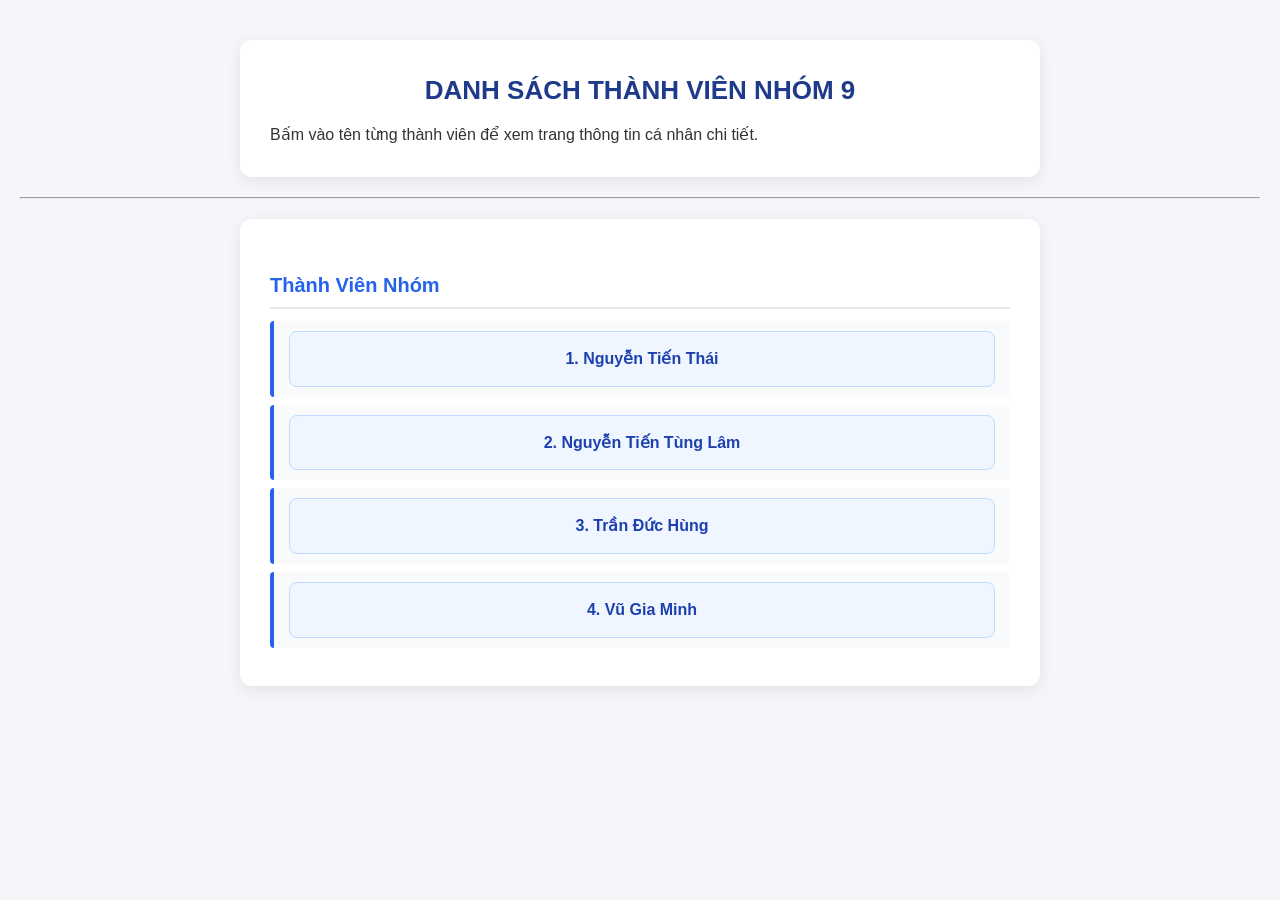
<file: index.html>
<!DOCTYPE html>
<html lang="vi">

<head>
    <meta charset="UTF-8">
    <meta name="viewport" content="width=device-width, initial-scale=1.0">
    <title>Trang Nhóm - Group 9</title>
    <link rel="stylesheet" href="style.css">
</head>

<body>
    <header>
        <h1>DANH SÁCH THÀNH VIÊN NHÓM 9</h1>
        <p>Bấm vào tên từng thành viên để xem trang thông tin cá nhân chi tiết.</p>
    </header>

    <hr>

    <main>
        <section>
            <h2>Thành Viên Nhóm</h2>
            <ul>
                <li>
                    <a href="NguyenTienThai.html">1. Nguyễn Tiến Thái</a>
                </li>
                <li>
                    <a href="NguyenTienTungLam.html">2. Nguyễn Tiến Tùng Lâm</a>
                </li>
                <li>
                    <a href="TranDucHung.html">3. Trần Đức Hùng</a>
                </li>
                <li>
                    <a href="VuGiaMinh.html">4. Vũ Gia Minh</a>
                </li>
            </ul>
        </section>
    </main>
</body>

</html>
</file>
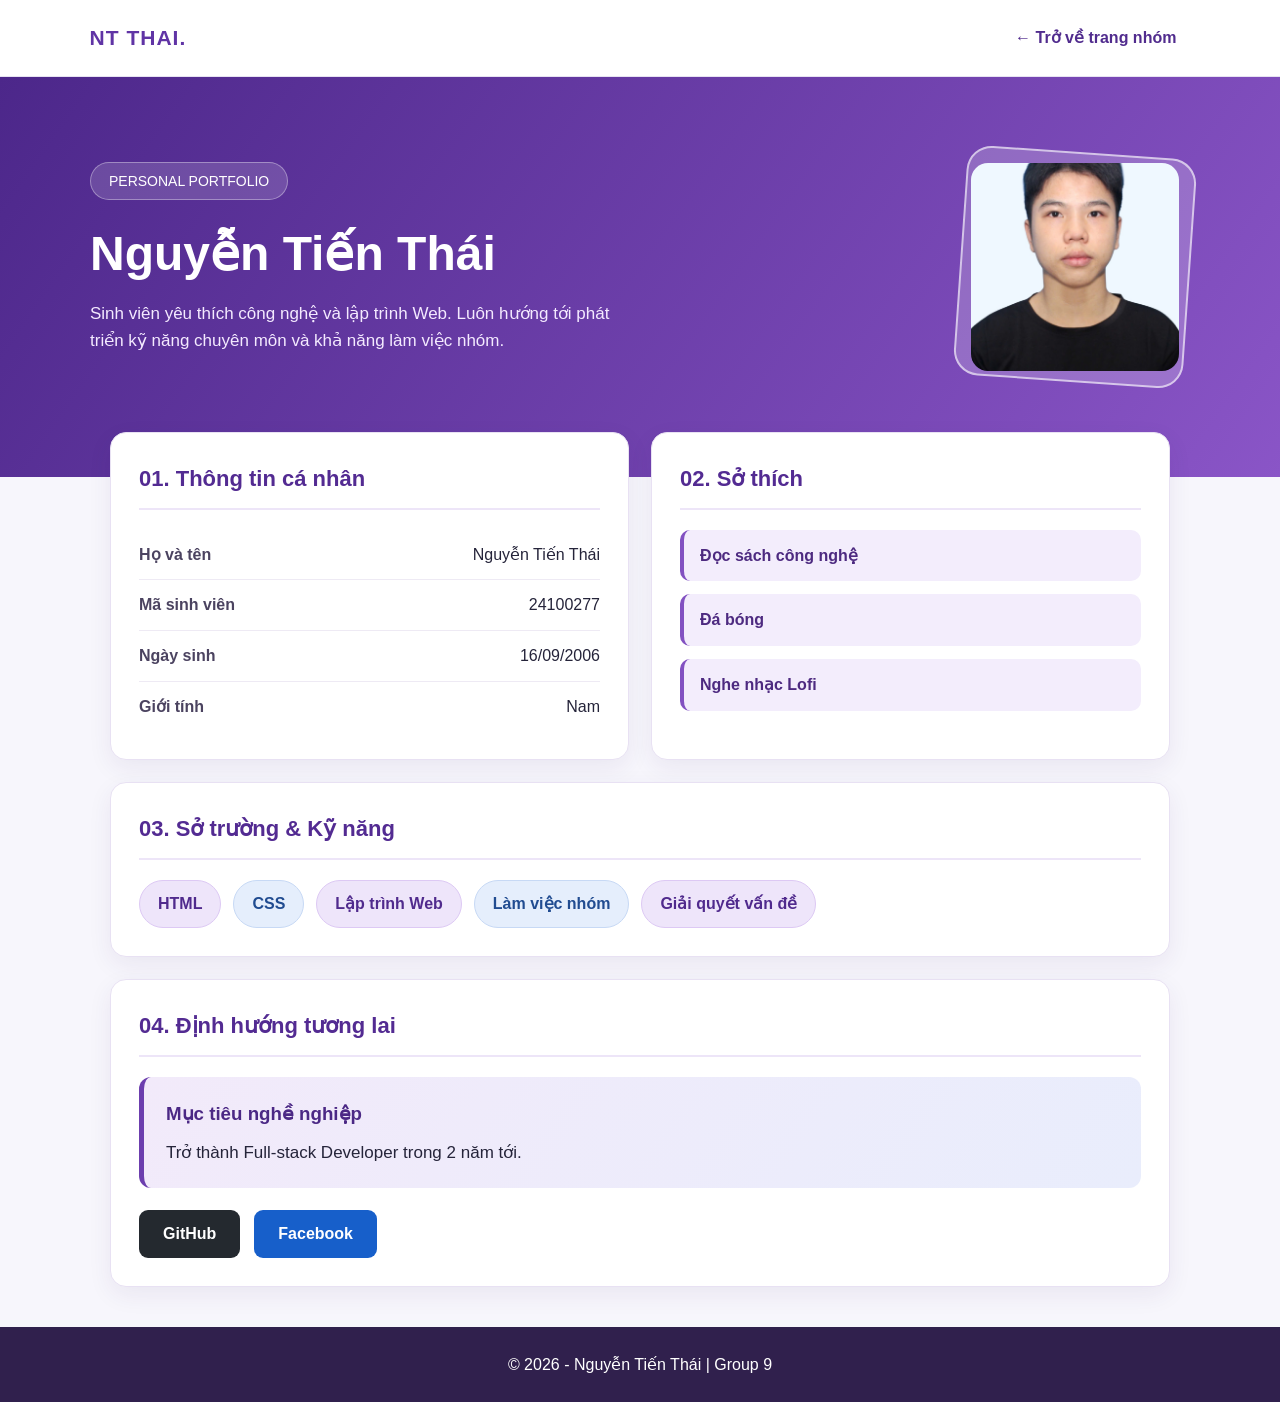
<file: NguyenTienThai.html>
<!DOCTYPE html>
<html lang="vi">

<head>
    <meta charset="UTF-8">
    <meta name="viewport" content="width=device-width, initial-scale=1.0">
    <title>Nguyễn Tiến Thái | Personal Portfolio</title>

    <style>
        * {
            box-sizing: border-box;
        }

        html {
            scroll-behavior: smooth;
        }

        body {
            margin: 0;
            font-family: "Segoe UI", Arial, sans-serif;
            background: #f7f6fc;
            color: #25243a;
            line-height: 1.6;
        }

        /* Thanh điều hướng */

        .navbar {
            background: #ffffff;
            border-bottom: 1px solid #e7e3f2;
            padding: 17px 7%;
            display: flex;
            justify-content: space-between;
            align-items: center;
            flex-wrap: wrap;
            gap: 15px;
        }

        .logo {
            font-size: 21px;
            font-weight: 800;
            color: #6034a5;
            letter-spacing: 1px;
        }

        .navbar a {
            color: #512c8e;
            text-decoration: none;
            font-weight: 600;
            padding: 8px 14px;
            border-radius: 8px;
        }

        .navbar a:hover {
            background: #f0e8fc;
        }

        /* Phần giới thiệu */

        .hero {
            background: linear-gradient(125deg, #4c278a, #8a55c7);
            color: #ffffff;
            padding: 75px 25px 95px;
        }

        .hero-content {
            max-width: 1100px;
            margin: auto;
            display: flex;
            align-items: center;
            justify-content: space-between;
            gap: 40px;
        }

        .hero-text {
            flex: 1;
        }

        .welcome {
            display: inline-block;
            background: rgba(255, 255, 255, 0.15);
            border: 1px solid rgba(255, 255, 255, 0.35);
            border-radius: 30px;
            padding: 7px 18px;
            font-size: 14px;
            margin-bottom: 15px;
        }

        .hero h1 {
            font-size: clamp(30px, 5vw, 48px);
            line-height: 1.2;
            margin: 10px 0 15px;
        }

        .hero p {
            color: #f4eaff;
            font-size: 17px;
            max-width: 530px;
        }

        .avatar-box {
            width: 230px;
            height: 230px;
            flex-shrink: 0;
            padding: 9px;
            background: rgba(255, 255, 255, 0.2);
            border: 2px solid rgba(255, 255, 255, 0.6);
            border-radius: 25px;
            transform: rotate(4deg);
        }

        .avatar {
            width: 100%;
            height: 100%;
            object-fit: cover;
            border-radius: 17px;
            transform: rotate(-4deg);
            background: white;
        }

        /* Phần nội dung */

        .container {
            max-width: 1100px;
            margin: -45px auto 0;
            padding: 0 20px 40px;
            position: relative;
        }

        .content-grid {
            display: grid;
            grid-template-columns: repeat(2, minmax(0, 1fr));
            gap: 22px;
        }

        .card {
            background: white;
            padding: 28px;
            border: 1px solid #e8e1f3;
            border-radius: 16px;
            box-shadow: 0 8px 25px rgba(55, 30, 95, 0.07);
            transition: transform 0.25s ease,
                box-shadow 0.25s ease;
        }

        .card:hover {
            transform: translateY(-4px);
            box-shadow: 0 12px 30px rgba(55, 30, 95, 0.12);
        }

        .card h2 {
            color: #532b92;
            font-size: 22px;
            margin: 0 0 20px;
            padding-bottom: 12px;
            border-bottom: 2px solid #ede5f8;
        }

        .full {
            grid-column: 1 / -1;
        }

        /* Thông tin cá nhân */

        .info-list {
            list-style: none;
            padding: 0;
            margin: 0;
        }

        .info-list li {
            display: flex;
            justify-content: space-between;
            gap: 16px;
            padding: 12px 0;
            border-bottom: 1px solid #eeeaf4;
        }

        .info-list li:last-child {
            border-bottom: none;
        }

        .info-list strong {
            color: #4b4360;
        }

        .info-list span {
            text-align: right;
        }

        /* Sở thích */

        .hobbies {
            display: flex;
            flex-direction: column;
            gap: 13px;
        }

        .hobby {
            background: #f3edfc;
            border-radius: 10px;
            padding: 13px 16px;
            border-left: 4px solid #8251c1;
            color: #4d2a80;
            font-weight: 600;
        }

        /* Kỹ năng */

        .skills {
            display: flex;
            flex-wrap: wrap;
            gap: 12px;
        }

        .skill {
            background: #eee5fa;
            border: 1px solid #ddc9f4;
            color: #502a8d;
            padding: 10px 18px;
            border-radius: 30px;
            font-weight: 600;
        }

        .skill:nth-child(even) {
            background: #e5eefc;
            border-color: #c7d9f5;
            color: #214c91;
        }

        /* Mục tiêu nghề nghiệp */

        .career {
            background: linear-gradient(125deg, #f2eafa, #e9edfc);
            padding: 22px;
            border-radius: 12px;
            border-left: 5px solid #6c3eae;
        }

        .career h3 {
            margin: 0 0 10px;
            color: #4b2885;
        }

        .career p {
            margin: 0;
            font-size: 17px;
        }

        /* Mạng xã hội */

        .social {
            display: flex;
            gap: 14px;
            flex-wrap: wrap;
            margin-top: 22px;
        }

        .social a {
            display: inline-block;
            padding: 11px 24px;
            border-radius: 9px;
            text-decoration: none;
            color: white;
            font-weight: 700;
            transition: transform 0.2s ease;
        }

        .social a:hover {
            transform: translateY(-3px);
        }

        .github {
            background: #24292f;
        }

        .facebook {
            background: #175fca;
        }

        /* Footer */

        footer {
            background: #30204d;
            color: #ffffff;
            padding: 25px;
            text-align: center;
        }

        footer p {
            margin: 0;
        }

        a:focus-visible {
            outline: 3px solid #f1b94d;
            outline-offset: 4px;
        }

        /* Responsive */

        @media (max-width: 760px) {
            .hero {
                padding: 50px 20px 80px;
            }

            .hero-content {
                flex-direction: column-reverse;
                text-align: center;
            }

            .hero p {
                margin-left: auto;
                margin-right: auto;
            }

            .avatar-box {
                width: 185px;
                height: 185px;
            }

            .content-grid {
                grid-template-columns: 1fr;
            }

            .full {
                grid-column: auto;
            }

            .info-list li {
                flex-direction: column;
                gap: 2px;
            }

            .info-list span {
                text-align: left;
            }

            .card {
                padding: 20px;
            }
        }

        @media (prefers-reduced-motion: reduce) {
            html {
                scroll-behavior: auto;
            }

            .card,
            .social a {
                transition: none;
            }
        }
    </style>
</head>

<body>

    <nav class="navbar" aria-label="Điều hướng">
        <span class="logo">NT THAI.</span>
        <a href="index.html">← Trở về trang nhóm</a>
    </nav>

    <header class="hero">
        <div class="hero-content">

            <div class="hero-text">
                <span class="welcome">PERSONAL PORTFOLIO</span>

                <h1>Nguyễn Tiến Thái</h1>

                <p>
                    Sinh viên yêu thích công nghệ và lập trình Web.
                    Luôn hướng tới phát triển kỹ năng chuyên môn
                    và khả năng làm việc nhóm.
                </p>
            </div>

            <div class="avatar-box">
                <img src="images/anhtheNTT.jpg" alt="Ảnh đại diện Nguyễn Tiến Thái" class="avatar" width="230"
                    height="230">
            </div>

        </div>
    </header>

    <main class="container">

        <div class="content-grid">

            <section class="card">
                <h2>01. Thông tin cá nhân</h2>

                <ul class="info-list">
                    <li>
                        <strong>Họ và tên</strong>
                        <span>Nguyễn Tiến Thái</span>
                    </li>

                    <li>
                        <strong>Mã sinh viên</strong>
                        <span>24100277</span>
                    </li>

                    <li>
                        <strong>Ngày sinh</strong>
                        <span>16/09/2006</span>
                    </li>

                    <li>
                        <strong>Giới tính</strong>
                        <span>Nam</span>
                    </li>
                </ul>
            </section>

            <section class="card">
                <h2>02. Sở thích</h2>

                <div class="hobbies">
                    <div class="hobby">Đọc sách công nghệ</div>
                    <div class="hobby">Đá bóng</div>
                    <div class="hobby">Nghe nhạc Lofi</div>
                </div>
            </section>

            <section class="card full">
                <h2>03. Sở trường &amp; Kỹ năng</h2>

                <div class="skills">
                    <span class="skill">HTML</span>
                    <span class="skill">CSS</span>
                    <span class="skill">Lập trình Web</span>
                    <span class="skill">Làm việc nhóm</span>
                    <span class="skill">Giải quyết vấn đề</span>
                </div>
            </section>

            <section class="card full">
                <h2>04. Định hướng tương lai</h2>

                <div class="career">
                    <h3>Mục tiêu nghề nghiệp</h3>
                    <p>
                        Trở thành Full-stack Developer
                        trong 2 năm tới.
                    </p>
                </div>

                <div class="social">
                    <a href="https://github.com/nthaiw206" target="_blank" rel="noopener noreferrer" class="github">
                        GitHub
                    </a>

                    <a href="https://www.facebook.com/nthaiw.206" target="_blank" rel="noopener noreferrer"
                        class="facebook">
                        Facebook
                    </a>
                </div>
            </section>

        </div>

    </main>

    <footer>
        <p>&copy; 2026 - Nguyễn Tiến Thái | Group 9</p>
    </footer>

</body>

</html>
</file>
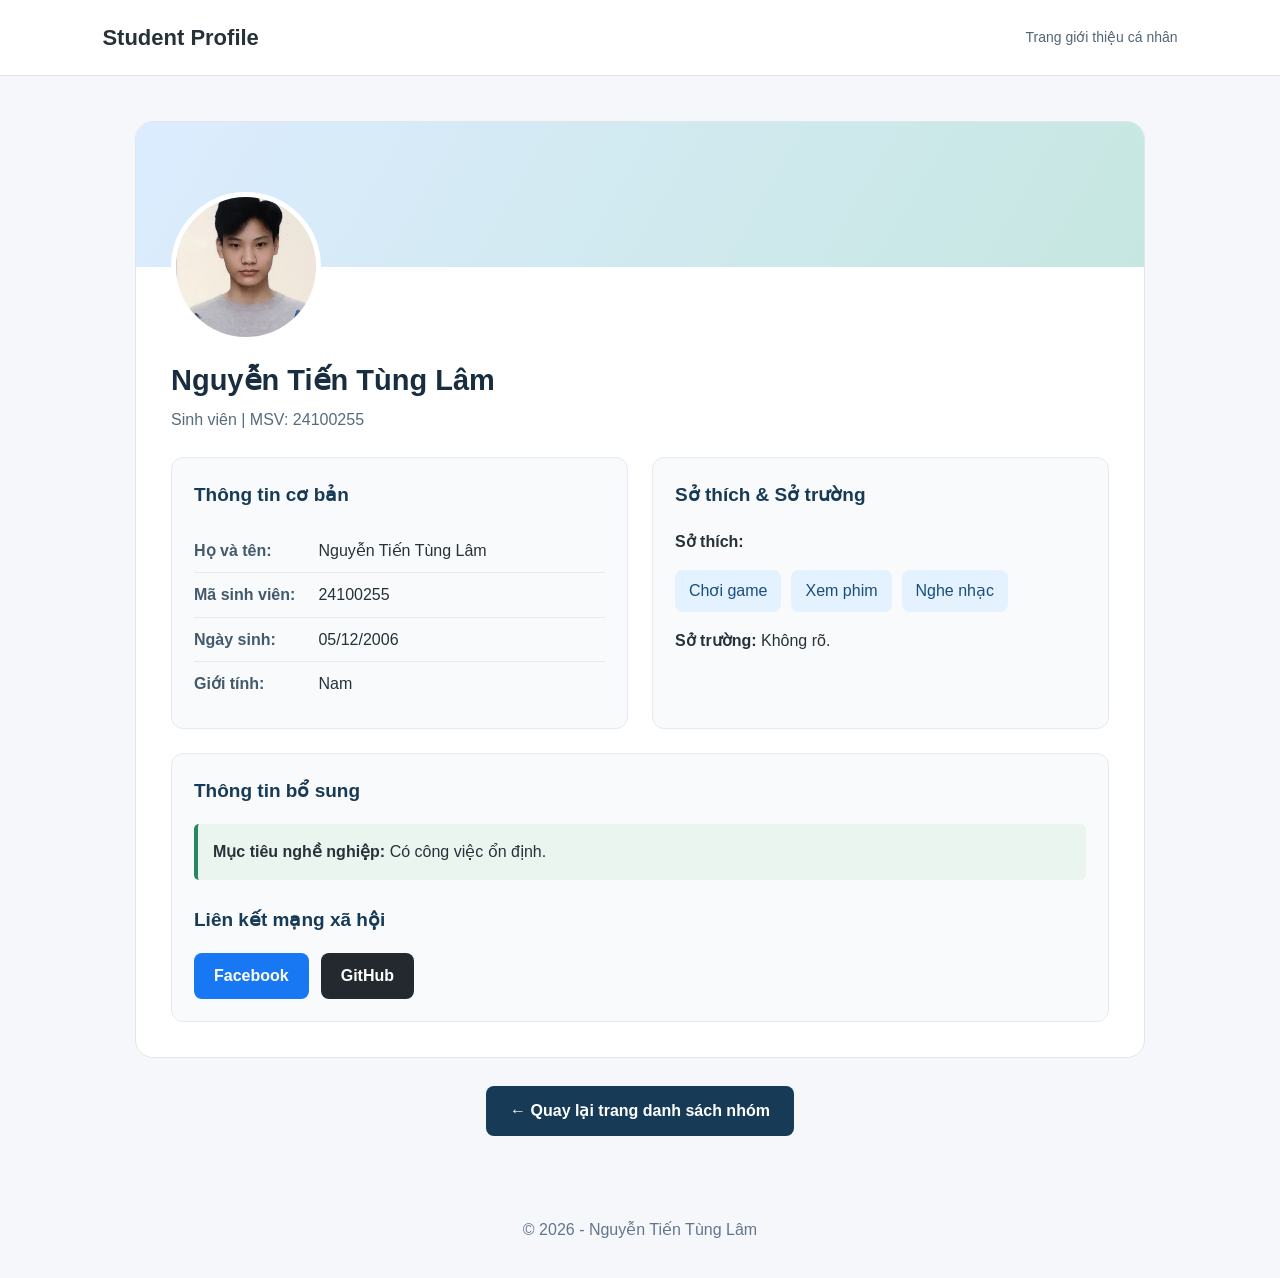
<file: NguyenTienTungLam.html>
<!DOCTYPE html>
<html lang="vi">

<head>
    <meta charset="UTF-8">
    <meta name="viewport" content="width=device-width, initial-scale=1.0">
    <title>Nguyễn Tiến Tùng Lâm - Giới thiệu cá nhân</title>

    <style>
        * {
            box-sizing: border-box;
        }

        body {
            margin: 0;
            font-family: "Segoe UI", Arial, sans-serif;
            background: #f5f7fb;
            color: #263238;
            line-height: 1.6;
        }

        .header {
            background: #ffffff;
            border-bottom: 1px solid #e1e5eb;
            padding: 20px 8%;
            display: flex;
            justify-content: space-between;
            align-items: center;
            gap: 15px;
        }

        .header h1 {
            font-size: 22px;
            color: #263238;
            margin: 0;
        }

        .header span {
            color: #536575;
            font-size: 14px;
        }

        .container {
            max-width: 1050px;
            margin: 45px auto;
            padding: 0 20px;
        }

        .profile {
            background: white;
            border-radius: 18px;
            border: 1px solid #e1e5eb;
            overflow: hidden;
        }

        .cover {
            height: 145px;
            background: linear-gradient(120deg, #dcecff, #c6e7e1);
        }

        .profile-body {
            padding: 0 35px 35px;
        }

        .avatar {
            width: 150px;
            height: 150px;
            object-fit: cover;
            border-radius: 50%;
            border: 5px solid white;
            margin-top: -75px;
            position: relative;
            background: #e8eef5;
            display: block;
        }

        .name {
            font-size: 29px;
            margin: 15px 0 3px;
            color: #182d40;
        }

        .role {
            margin: 0 0 25px;
            color: #586b7c;
        }

        .details {
            display: grid;
            grid-template-columns: 1fr 1fr;
            gap: 24px;
            margin-top: 25px;
        }

        .section {
            background: #f8fafc;
            border: 1px solid #e5eaf0;
            border-radius: 12px;
            padding: 22px;
        }

        .section h2 {
            font-size: 19px;
            margin: 0 0 18px;
            color: #173b57;
        }

        .info {
            list-style: none;
            padding: 0;
            margin: 0;
        }

        .info li {
            padding: 9px 0;
            border-bottom: 1px solid #e4eaf0;
        }

        .info li:last-child {
            border-bottom: none;
        }

        .info strong {
            display: inline-block;
            min-width: 120px;
            color: #435a6c;
        }

        .tags {
            display: flex;
            flex-wrap: wrap;
            gap: 10px;
        }

        .tag {
            background: #e4f1ff;
            color: #174e7c;
            padding: 8px 14px;
            border-radius: 8px;
            font-weight: 500;
        }

        .full-width {
            grid-column: 1 / -1;
        }

        .goal {
            margin: 0;
            padding: 15px;
            background: #eaf5f0;
            border-left: 4px solid #298563;
            border-radius: 5px;
        }

        .social {
            display: flex;
            flex-wrap: wrap;
            gap: 12px;
            margin-top: 15px;
        }

        .social a {
            display: inline-block;
            text-decoration: none;
            padding: 10px 20px;
            border-radius: 8px;
            font-weight: bold;
            transition: transform 0.2s, background 0.2s;
        }

        .facebook {
            background: #1877f2;
            color: white;
        }

        .github {
            background: #24292f;
            color: white;
        }

        .social a:hover {
            transform: translateY(-3px);
        }

        .back {
            text-align: center;
            margin-top: 28px;
        }

        .back a {
            display: inline-block;
            background: #173b57;
            color: white;
            text-decoration: none;
            padding: 12px 24px;
            border-radius: 8px;
            font-weight: bold;
        }

        .back a:hover {
            background: #28658b;
        }

        a:focus-visible {
            outline: 3px solid #d99b20;
            outline-offset: 4px;
        }

        footer {
            text-align: center;
            padding: 20px;
            color: #64748b;
        }

        @media (max-width: 700px) {
            .header {
                padding: 18px;
                flex-direction: column;
                text-align: center;
            }

            .container {
                margin: 20px auto;
                padding: 0 12px;
            }

            .profile-body {
                padding: 0 18px 25px;
            }

            .details {
                grid-template-columns: 1fr;
            }

            .full-width {
                grid-column: auto;
            }

            .name {
                font-size: 24px;
            }
        }

        @media (prefers-reduced-motion: reduce) {
            .social a {
                transition: none;
            }
        }
    </style>
</head>

<body>

    <header class="header">
        <h1>Student Profile</h1>
        <span>Trang giới thiệu cá nhân</span>
    </header>

    <main class="container">
        <article class="profile">

            <div class="cover"></div>

            <div class="profile-body">

                <img src="images/anhtheNTTL.jpg" alt="Ảnh đại diện Nguyễn Tiến Tùng Lâm" class="avatar" width="150"
                    height="150">

                <h2 class="name">Nguyễn Tiến Tùng Lâm</h2>
                <p class="role">Sinh viên | MSV: 24100255</p>

                <div class="details">

                    <section class="section">
                        <h2>Thông tin cơ bản</h2>

                        <ul class="info">
                            <li>
                                <strong>Họ và tên:</strong>
                                Nguyễn Tiến Tùng Lâm
                            </li>
                            <li>
                                <strong>Mã sinh viên:</strong>
                                24100255
                            </li>
                            <li>
                                <strong>Ngày sinh:</strong>
                                05/12/2006
                            </li>
                            <li>
                                <strong>Giới tính:</strong>
                                Nam
                            </li>
                        </ul>
                    </section>

                    <section class="section">
                        <h2>Sở thích &amp; Sở trường</h2>

                        <p><strong>Sở thích:</strong></p>

                        <div class="tags">
                            <span class="tag">Chơi game</span>
                            <span class="tag">Xem phim</span>
                            <span class="tag">Nghe nhạc</span>
                        </div>

                        <p>
                            <strong>Sở trường:</strong>
                            Không rõ.
                        </p>
                    </section>

                    <section class="section full-width">
                        <h2>Thông tin bổ sung</h2>

                        <p class="goal">
                            <strong>Mục tiêu nghề nghiệp:</strong>
                            Có công việc ổn định.
                        </p>

                        <h2 style="margin-top: 25px;">
                            Liên kết mạng xã hội
                        </h2>

                        <div class="social">
                            <a href="https://www.facebook.com/Muahahahahahahahahahahaaa" target="_blank"
                                rel="noopener noreferrer" class="facebook">
                                Facebook
                            </a>

                            <a href="https://github.com/tlam512" target="_blank" rel="noopener noreferrer"
                                class="github">
                                GitHub
                            </a>
                        </div>
                    </section>

                </div>
            </div>
        </article>

        <div class="back">
            <a href="index.html">
                ← Quay lại trang danh sách nhóm
            </a>
        </div>
    </main>

    <footer>
        <p>&copy; 2026 - Nguyễn Tiến Tùng Lâm</p>
    </footer>

</body>

</html>
</file>
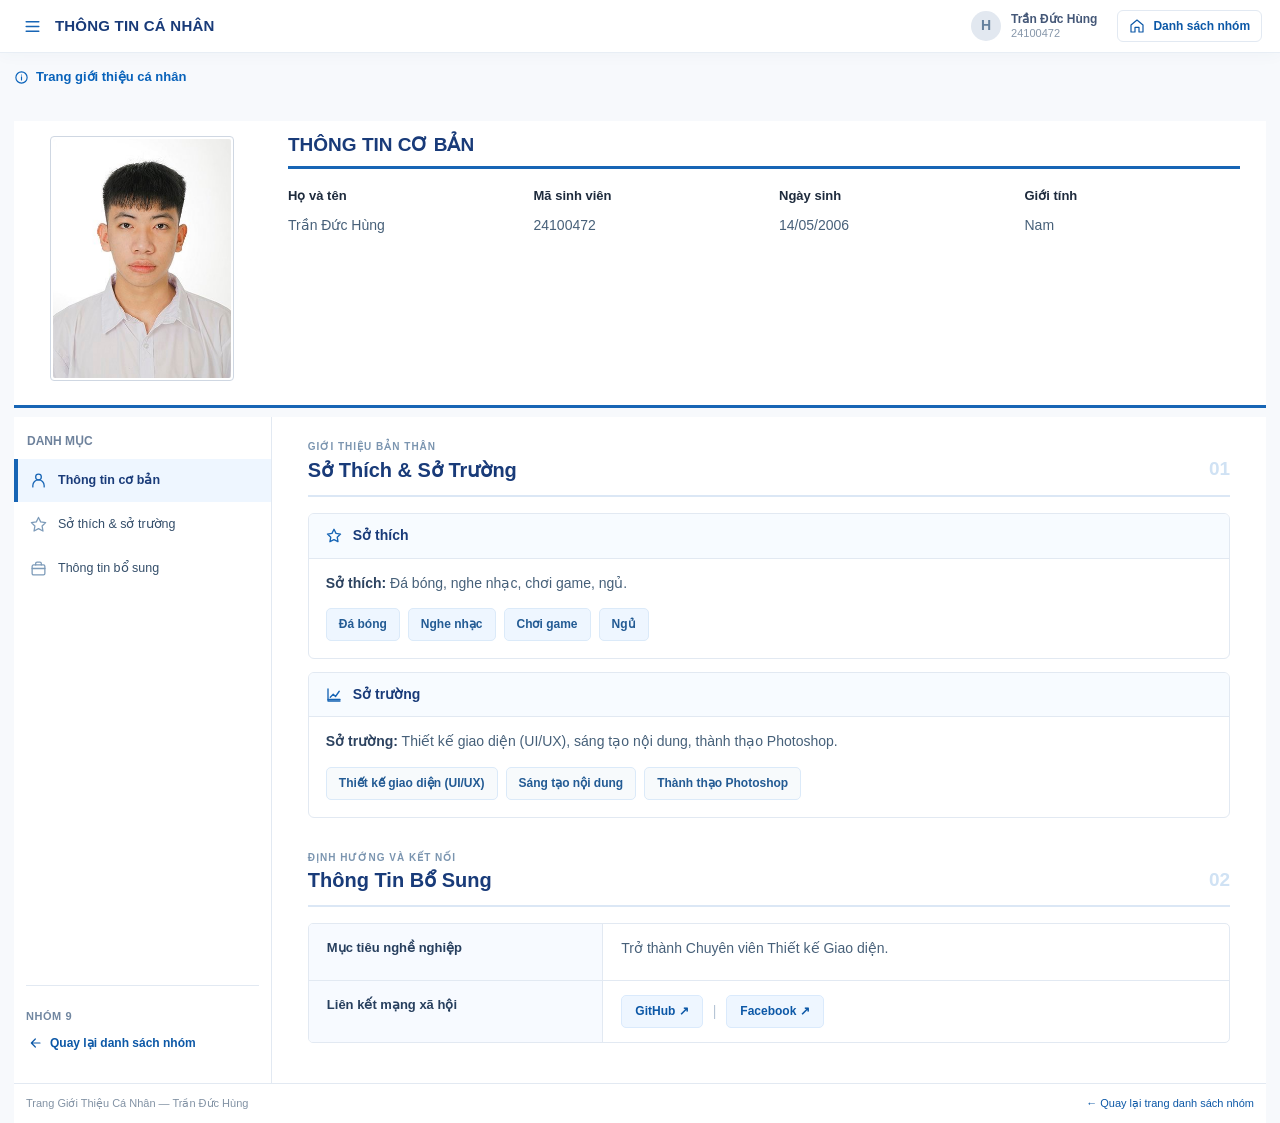
<file: TranDucHung.html>
<!DOCTYPE html>
<html lang="vi">

<head>
    <meta charset="UTF-8">
    <meta name="viewport" content="width=device-width, initial-scale=1.0">
    <meta name="theme-color" content="#174887">
    <meta name="description" content="Trang giới thiệu cá nhân Trần Đức Hùng - Nhóm 9.">
    <title>Trang Giới Thiệu Cá Nhân - Trần Đức Hùng</title>
    
    <link rel="stylesheet" href="tran-duc-hung.css">
    <script src="tran-duc-hung.js" defer></script>
</head>

<body>
    <header class="topbar" id="dau-trang">
        <div class="topbar-brand">
            <button class="menu-toggle" id="menuToggle" type="button" aria-label="Ẩn hoặc hiện danh mục"
                aria-controls="pageSidebar" aria-expanded="true">
                <svg viewBox="0 0 24 24" aria-hidden="true">
                    <path d="M4 6h16M4 12h16M4 18h16" />
                </svg>
            </button>
            <span class="topbar-title">THÔNG TIN CÁ NHÂN</span>
        </div>
        <div class="topbar-actions">
            <span class="topbar-avatar" aria-hidden="true">H</span>
            <div class="topbar-user">
                <strong>Trần Đức Hùng</strong>
                <span>24100472</span>
            </div>
            <a class="topbar-return" href="index.html" title="Quay lại danh sách nhóm"
                aria-label="Quay lại danh sách nhóm">
                <svg viewBox="0 0 24 24" aria-hidden="true">
                    <path d="M3 10.5 12 3l9 7.5V21h-6v-7H9v7H3z" />
                </svg>
                <span>Danh sách nhóm</span>
            </a>
        </div>
    </header>

    <div class="page-container">
        <p class="page-notice">
            <svg viewBox="0 0 24 24" aria-hidden="true">
                <circle cx="12" cy="12" r="9" />
                <path d="M12 11v5M12 8h.01" />
            </svg>
            Trang giới thiệu cá nhân
        </p>

        <section class="profile" id="thong-tin-co-ban" aria-labelledby="profileTitle">
            <div class="photo-column">
                <div class="photo-frame">
                    <img src="images/anhtheTDH.jpg" alt="Ảnh đại diện của Trần Đức Hùng" width="354" height="472">
                </div>
            </div>
            <div class="profile-main">
                <div class="profile-heading">
                    <h1 id="profileTitle">THÔNG TIN CƠ BẢN</h1>
                </div>
                <dl class="profile-grid">
                    <div class="profile-field">
                        <dt>Họ và tên</dt>
                        <dd>Trần Đức Hùng</dd>
                    </div>
                    <div class="profile-field">
                        <dt>Mã sinh viên</dt>
                        <dd>24100472</dd>
                    </div>
                    <div class="profile-field">
                        <dt>Ngày sinh</dt>
                        <dd>14/05/2006</dd>
                    </div>
                    <div class="profile-field">
                        <dt>Giới tính</dt>
                        <dd>Nam</dd>
                    </div>
                </dl>
            </div>
        </section>

        <div class="body-layout">
            <aside class="sidebar" id="pageSidebar" aria-label="Danh mục thông tin cá nhân">
                <div class="sidebar-label">DANH MỤC</div>
                <nav class="side-links" aria-label="Các phần của trang">
                    <a class="side-link active" href="#thong-tin-co-ban" aria-current="location">
                        <svg viewBox="0 0 24 24" aria-hidden="true">
                            <circle cx="12" cy="7" r="4" />
                            <path d="M4 21v-2a8 8 0 0 1 16 0v2" />
                        </svg>
                        <span>Thông tin cơ bản</span>
                    </a>
                    <a class="side-link" href="#so-thich-so-truong">
                        <svg viewBox="0 0 24 24" aria-hidden="true">
                            <path d="m12 2 3.1 6.3 7 1-5 4.9 1.2 7-6.3-3.3-6.3 3.3 1.2-7-5-4.9 7-1z" />
                        </svg>
                        <span>Sở thích &amp; sở trường</span>
                    </a>
                    <a class="side-link" href="#thong-tin-bo-sung">
                        <svg viewBox="0 0 24 24" aria-hidden="true">
                            <rect x="3" y="7" width="18" height="14" rx="2" />
                            <path d="M8 7V5a2 2 0 0 1 2-2h4a2 2 0 0 1 2 2v2M3 12h18" />
                        </svg>
                        <span>Thông tin bổ sung</span>
                    </a>
                </nav>
                <div class="sidebar-foot">
                    <div class="sidebar-group-name">NHÓM 9</div>
                    <a href="index.html" class="group-link">
                        <svg viewBox="0 0 24 24" aria-hidden="true">
                            <path d="m14 18-6-6 6-6M8 12h13" />
                        </svg>
                        Quay lại danh sách nhóm
                    </a>
                </div>
            </aside>

            <main class="content">
                <section class="content-section" id="so-thich-so-truong" aria-labelledby="hobbyTitle">
                    <div class="content-heading">
                        <div>
                            <span class="heading-eyebrow">GIỚI THIỆU BẢN THÂN</span>
                            <h2 id="hobbyTitle">Sở Thích &amp; Sở Trường</h2>
                        </div>
                        <span class="heading-mark" aria-hidden="true">01</span>
                    </div>

                    <div class="info-block">
                        <div class="info-block-heading">
                            <span class="block-icon" aria-hidden="true">
                                <svg viewBox="0 0 24 24">
                                    <path d="m12 3 2.7 5.5 6 .9-4.4 4.2 1 6-5.3-2.8-5.4 2.8 1.1-6L3.3 9.4l6-.9z" />
                                </svg>
                            </span>
                            <h3>Sở thích</h3>
                        </div>
                        <p class="info-line"><strong>Sở thích:</strong> Đá bóng, nghe nhạc, chơi game, ngủ.</p>
                        <div class="interest-tags" aria-label="Danh sách sở thích">
                            <span>Đá bóng</span>
                            <span>Nghe nhạc</span>
                            <span>Chơi game</span>
                            <span>Ngủ</span>
                        </div>
                    </div>

                    <div class="info-block">
                        <div class="info-block-heading">
                            <span class="block-icon" aria-hidden="true">
                                <svg viewBox="0 0 24 24">
                                    <path d="M4 18h16M7 15l4-4 3 3 5-7" />
                                    <path d="M4 4v16h16" />
                                </svg>
                            </span>
                            <h3>Sở trường</h3>
                        </div>
                        <p class="info-line"><strong>Sở trường:</strong> Thiết kế giao diện (UI/UX), sáng tạo nội dung,
                            thành thạo Photoshop.</p>
                        <div class="skill-items" aria-label="Danh sách sở trường">
                            <span>Thiết kế giao diện (UI/UX)</span>
                            <span>Sáng tạo nội dung</span>
                            <span>Thành thạo Photoshop</span>
                        </div>
                    </div>
                </section>

                <section class="content-section extra-section" id="thong-tin-bo-sung" aria-labelledby="extraTitle">
                    <div class="content-heading">
                        <div>
                            <span class="heading-eyebrow">ĐỊNH HƯỚNG VÀ KẾT NỐI</span>
                            <h2 id="extraTitle">Thông Tin Bổ Sung</h2>
                        </div>
                        <span class="heading-mark" aria-hidden="true">02</span>
                    </div>
                    <div class="additional-info">
                        <div class="additional-row">
                            <div class="additional-label">Mục tiêu nghề nghiệp</div>
                            <div class="additional-value">Trở thành Chuyên viên Thiết kế Giao diện.</div>
                        </div>
                        <div class="additional-row">
                            <div class="additional-label">Liên kết mạng xã hội</div>
                            <div class="additional-value social-list">
                                <a class="social-tag" href="https://github.com/SiraHungNee" target="_blank"
                                    rel="noopener noreferrer"
                                    aria-label="Mở trang GitHub của Trần Đức Hùng (tab mới)">GitHub ↗</a>
                                <span class="social-divider" aria-hidden="true">|</span>
                                <a class="social-tag" href="https://www.facebook.com/tran.hung.1405" target="_blank"
                                    rel="noopener noreferrer"
                                    aria-label="Mở trang Facebook của Trần Đức Hùng (tab mới)">Facebook ↗</a>
                            </div>
                        </div>
                    </div>
                </section>
            </main>
        </div>
        <footer class="page-footer">
            <span>Trang Giới Thiệu Cá Nhân — Trần Đức Hùng</span>
            <a href="index.html">← Quay lại trang danh sách nhóm</a>
        </footer>
    </div>
</body>

</html>
</file>
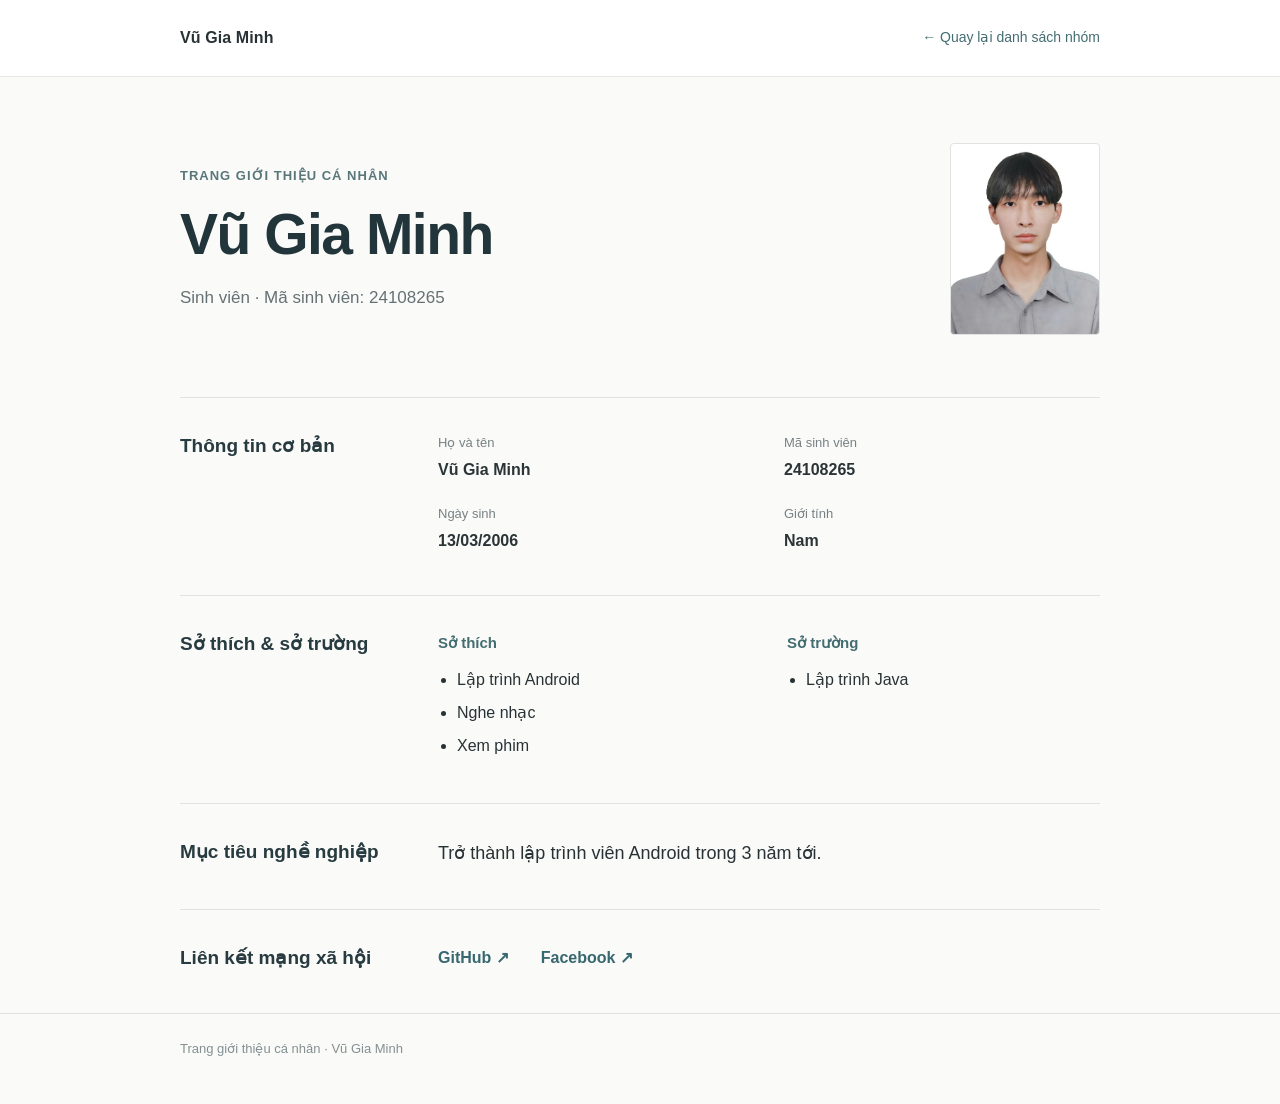
<file: VuGiaMinh.html>
<!DOCTYPE html>
<html lang="vi">
<head>
    <meta charset="UTF-8">
    <meta name="viewport" content="width=device-width, initial-scale=1.0">
    <meta name="description" content="Trang giới thiệu cá nhân của Vũ Gia Minh">
    <title>Vũ Gia Minh | Giới thiệu cá nhân</title>

    <style>
        * {
            box-sizing: border-box;
        }

        body {
            margin: 0;
            background: #fafaf8;
            color: #283235;
            font-family: "Segoe UI", Arial, sans-serif;
            font-size: 16px;
            line-height: 1.7;
        }

        .container {
            width: min(920px, calc(100% - 48px));
            margin: 0 auto;
        }

        /* Thanh đầu trang */
        header {
            background: #ffffff;
            border-bottom: 1px solid #e7e9e7;
        }

        .header-inner {
            display: flex;
            justify-content: space-between;
            align-items: center;
            gap: 20px;
            min-height: 76px;
        }

        .site-name {
            margin: 0;
            font-size: 16px;
            font-weight: 700;
            letter-spacing: 0.1px;
        }

        .back-link {
            color: #446d72;
            font-size: 14px;
            text-decoration: none;
        }

        .back-link:hover,
        .social-links a:hover {
            text-decoration: underline;
        }

        a:focus-visible {
            outline: 2px solid #446d72;
            outline-offset: 4px;
        }

        .intro {
            display: grid;
            grid-template-columns: 1fr 150px;
            align-items: center;
            gap: 55px;
            padding: 66px 0 62px;
        }

        .eyebrow {
            margin: 0 0 13px;
            color: #59777b;
            font-size: 13px;
            font-weight: 600;
            letter-spacing: 1px;
            text-transform: uppercase;
        }

        .intro h1 {
            margin: 0 0 15px;
            color: #22353a;
            font-size: clamp(39px, 6vw, 57px);
            font-weight: 700;
            letter-spacing: -1.5px;
            line-height: 1.2;
        }

        .intro-text {
            margin: 0;
            color: #657174;
            font-size: 17px;
        }

        .portrait {
            width: 150px;
            height: 192px;
            display: block;
            object-fit: cover;
            object-position: center 22%;
            background: #e4e8e7;
            border: 1px solid #dfe3e1;
            border-radius: 4px;
        }

        .content-section {
            display: grid;
            grid-template-columns: 220px minmax(0, 1fr);
            gap: 38px;
            padding: 34px 0 40px;
            border-top: 1px solid #dfe4e2;
        }

        .content-section h2 {
            margin: 0;
            color: #273b40;
            font-size: 19px;
            line-height: 1.5;
            font-weight: 700;
        }

        .personal-info {
            display: grid;
            grid-template-columns: repeat(2, minmax(0, 1fr));
            gap: 20px 30px;
            margin: 0;
        }

        .personal-info dt {
            color: #778184;
            font-size: 13px;
            margin-bottom: 2px;
        }

        .personal-info dd {
            margin: 0;
            color: #2b3538;
            font-size: 16px;
            font-weight: 600;
        }

        .two-columns {
            display: grid;
            grid-template-columns: repeat(2, minmax(0, 1fr));
            gap: 36px;
        }

        .two-columns h3 {
            font-size: 15px;
            margin: 0 0 8px;
            color: #446d72;
        }

        .two-columns ul {
            margin: 0;
            padding-left: 19px;
        }

        .two-columns li {
            padding: 3px 0;
        }

        .goal {
            margin: 0;
            max-width: 540px;
            font-size: 18px;
            line-height: 1.75;
        }

        .social-links {
            display: flex;
            flex-wrap: wrap;
            gap: 12px 32px;
        }

        .social-links a {
            color: #37686f;
            font-weight: 600;
            text-decoration: none;
            text-underline-offset: 4px;
        }

        /* Cuối trang */
        footer {
            border-top: 1px solid #dfe4e2;
            padding: 24px 0 44px;
            color: #849092;
            font-size: 13px;
        }

        @media (max-width: 700px) {
            .container {
                width: min(100% - 36px, 540px);
            }

            .intro {
                grid-template-columns: 1fr;
                gap: 26px;
                padding: 42px 0;
            }

            .portrait {
                width: 150px;
                height: 180px;
                grid-row: 1;
            }

            .content-section {
                grid-template-columns: 1fr;
                gap: 18px;
                padding: 28px 0 32px;
            }
        }

        @media (max-width: 420px) {
            .header-inner {
                align-items: flex-start;
                flex-direction: column;
                gap: 2px;
                padding: 15px 0;
            }

            .personal-info,
            .two-columns {
                grid-template-columns: 1fr;
                gap: 16px;
            }
        }
    </style>
</head>
<body>
    <header>
        <div class="container header-inner">
            <p class="site-name">Vũ Gia Minh</p>
            <a class="back-link" href="index.html">← Quay lại danh sách nhóm</a>
        </div>
    </header>

    <main class="container">
        <section class="intro" aria-labelledby="profile-name">
            <div>
                <p class="eyebrow">Trang giới thiệu cá nhân</p>
                <h1 id="profile-name">Vũ Gia Minh</h1>
                <p class="intro-text">Sinh viên · Mã sinh viên: 24108265</p>
            </div>
            <img class="portrait" src="images/anhtheVGM.jpg"
                 alt="Ảnh đại diện của Vũ Gia Minh" width="100" height="102">
        </section>

        <section class="content-section" aria-labelledby="info-title">
            <h2 id="info-title">Thông tin cơ bản</h2>
            <dl class="personal-info">
                <div>
                    <dt>Họ và tên</dt>
                    <dd>Vũ Gia Minh</dd>
                </div>
                <div>
                    <dt>Mã sinh viên</dt>
                    <dd>24108265</dd>
                </div>
                <div>
                    <dt>Ngày sinh</dt>
                    <dd>13/03/2006</dd>
                </div>
                <div>
                    <dt>Giới tính</dt>
                    <dd>Nam</dd>
                </div>
            </dl>
        </section>

        <section class="content-section" aria-labelledby="hobbies-title">
            <h2 id="hobbies-title">Sở thích &amp; sở trường</h2>
            <div class="two-columns">
                <div>
                    <h3>Sở thích</h3>
                    <ul>
                        <li>Lập trình Android</li>
                        <li>Nghe nhạc</li>
                        <li>Xem phim</li>
                    </ul>
                </div>
                <div>
                    <h3>Sở trường</h3>
                    <ul>
                        <li>Lập trình Java</li>
                    </ul>
                </div>
            </div>
        </section>

        <section class="content-section" aria-labelledby="goal-title">
            <h2 id="goal-title">Mục tiêu nghề nghiệp</h2>
            <p class="goal">Trở thành lập trình viên Android trong 3 năm tới.</p>
        </section>

        <section class="content-section" aria-labelledby="social-title">
            <h2 id="social-title">Liên kết mạng xã hội</h2>
            <nav class="social-links" aria-label="Mạng xã hội của Vũ Gia Minh">
                <a href="https://github.com/1aomi" target="_blank" rel="noopener noreferrer">GitHub ↗</a>
                <a href="https://web.facebook.com/i80103/" target="_blank" rel="noopener noreferrer">Facebook ↗</a>
            </nav>
        </section>
    </main>

    <footer>
        <div class="container">Trang giới thiệu cá nhân · Vũ Gia Minh</div>
    </footer>
</body>
</html>
</file>
<file: style.css>
/*Cấu hình chung*/
* {
    margin: 0;
    padding: 0;
    box-sizing: border-box;
    font-family: 'Segoe UI', Tahoma, Geneva, Verdana, sans-serif;
}

body {
    background-color: #f4f6f9;
    color: #333;
    line-height: 1.6;
    padding: 20px;
}

/*Thẻ chứa nội dung chính (Container)*/
main,
header {
    max-width: 800px;
    margin: 20px auto;
    background: #ffffff;
    padding: 30px;
    border-radius: 12px;
    box-shadow: 0 4px 15px rgba(0, 0, 0, 0.08);
}

/*Tiêu đề*/
h1 {
    color: #1e3a8a;
    font-size: 26px;
    margin-bottom: 10px;
    text-align: center;
}

h2 {
    color: #2563eb;
    font-size: 20px;
    margin-top: 20px;
    margin-bottom: 12px;
    border-bottom: 2px solid #e5e7eb;
    padding-bottom: 6px;
}

/*Ảnh đại diện*/
img {
    display: block;
    margin: 15px auto;
    border-radius: 50%;
    /*Làm tròn ảnh đại diện*/
    object-fit: cover;
    border: 4px solid #2563eb;
    box-shadow: 0 4px 10px rgba(0, 0, 0, 0.15);
}

/*Danh sách thành viên (Trang chung index.html)*/
ul {
    list-style: none;
    padding: 0;
}

ul li {
    margin-bottom: 12px;
}

/*Trang cá nhân: Danh sách thông tin*/
section ul li {
    background: #f8fafc;
    padding: 10px 15px;
    border-left: 4px solid #2563eb;
    border-radius: 4px;
    margin-bottom: 8px;
}

/*Thẻ liên kết (Link / Nút nhấn)*/
a {
    color: #2563eb;
    text-decoration: none;
    font-weight: 600;
    transition: all 0.2s ease-in-out;
}

/*Biến các link thành viên ở trang chủ thành nút bấm giao diện mượt mà*/
section ul li a {
    display: block;
    background: #eff6ff;
    padding: 14px 20px;
    border-radius: 8px;
    border: 1px solid #bfdbfe;
    color: #1e40af;
    text-align: center;
}

section ul li a:hover {
    background: #2563eb;
    color: #ffffff;
    transform: translateY(-2px);
    box-shadow: 0 4px 12px rgba(37, 99, 235, 0.25);
}

/*Nút quay lại trang chủ*/
.btn-back {
    display: inline-block;
    margin-top: 20px;
    padding: 10px 18px;
    background: #64748b;
    color: #fff;
    border-radius: 6px;
}

.btn-back:hover {
    background: #475569;
}
</file>
<file: tran-duc-hung.css>
/* Giao diện xanh - trắng phỏng theo bố cục cổng thông tin, nội dung lấy từ HTML cũ. */
:root {
    --navy: #193b79;
    --blue: #1765b5;
    --blue-strong: #0c58a7;
    --blue-light: #eef6ff;
    --white: #fff;
    --page: #f7f9fc;
    --ink: #243247;
    --ink-soft: #587087;
    --border: #e2e9f2;
}
* { box-sizing: border-box; }
html { scroll-behavior: smooth; scroll-padding-top: 78px; }
body { margin: 0; font: 14px/1.55 "Segoe UI", Tahoma, Arial, sans-serif; background: var(--page); color: var(--ink); }
a { color: var(--blue-strong); text-decoration: none; }
a:hover { color: var(--navy); }
a:focus-visible, button:focus-visible { outline: 3px solid #6cabeb; outline-offset: 2px; }
button { cursor: pointer; font: inherit; }
svg { display: block; width: 19px; height: 19px; stroke: currentColor; stroke-width: 1.8; stroke-linecap: round; stroke-linejoin: round; fill: none; }
.topbar { min-height: 53px; background: #fff; display: flex; justify-content: space-between; align-items: center; gap: 16px; padding: 6px clamp(12px, 1.4vw, 30px); border-bottom: 1px solid #e8eef5; box-shadow: 0 2px 15px rgba(35,71,126,.035); }
.topbar-brand,.topbar-actions { display: flex; align-items: center; min-width: 0; }
.topbar-brand { gap: 8px; }
.menu-toggle { border: 0; padding: 5px; display: grid; place-items: center; background: none; color: var(--blue); border-radius: 5px; }
.menu-toggle:hover { background: var(--blue-light); }
.topbar-title { font-weight: 800; font-size: 15px; color: var(--navy); letter-spacing: .015em; white-space: nowrap; }
.topbar-actions { gap: 10px; }
.topbar-avatar { width: 30px; height: 30px; border-radius: 50%; display: grid; place-items: center; background: #e2e8f0; color: #65819e; font-weight: 800; }
.topbar-user { display: flex; flex-direction: column; font-size: 12px; line-height: 1.2; }
.topbar-user strong { color: #455878; font-weight: 700; white-space: nowrap; }
.topbar-user span { font-size: 11px; color: #8797aa; }
.topbar-return { display: flex; align-items: center; gap: 8px; margin-left: 10px; border: 1px solid var(--border); border-radius: 6px; padding: 6px 11px; font-size: 12px; font-weight: 650; white-space: nowrap; }
.topbar-return svg { width: 16px; height: 16px; }
.page-container { width: 100%; max-width: 1800px; margin: auto; padding: 0 14px; }
.page-notice { color: #0862ba; margin: 0; min-height: 68px; display: flex; align-items: flex-start; padding-top: 14px; gap: 7px; font-weight: 600; font-size: 13px; }
.page-notice svg { width: 15px; height: 15px; margin-top: 3px; }
/* Thông tin cơ bản: hình bên trái, thông tin dạng lưới bên phải */
.profile { display: grid; grid-template-columns: 240px minmax(0, 1fr); gap: 20px; background: white; padding: 12px 26px 24px 14px; border-bottom: 3px solid var(--blue); }
.photo-column { display: flex; justify-content: flex-start; align-items: flex-start; padding: 3px 0 0 22px; }
.photo-frame { width: 184px; aspect-ratio: 3/4; padding: 2px; background: white; border: 1px solid #cfd7e2; border-radius: 4px; overflow: hidden; }
.photo-frame img { width: 100%; height: 100%; object-fit: cover; object-position: center top; border-radius: 2px; display: block; }
.profile-main { min-width: 0; padding-top: 0; }
.profile-heading { border-bottom: 3px solid var(--blue); padding-bottom: 9px; margin-bottom: 17px; }
h1,h2,h3,p { margin-top: 0; }
.profile-heading h1 { color: var(--navy); font-size: 19px; line-height: 1.25; margin: 0; font-weight: 780; }
.profile-grid { margin: 0; display: grid; grid-template-columns: repeat(4, minmax(0,1fr)); gap: 30px; padding: 0; }
.profile-field { min-width: 0; }
.profile-field dt { color: #1e2b3d; font-weight: 750; font-size: 13px; margin-bottom: 9px; }
.profile-field dd { margin: 0; font-size: 14px; color: #476079; overflow-wrap: anywhere; }
/* Menu trái và nội dung phải mô phỏng bố cục trang tham chiếu */
.body-layout { display: grid; grid-template-columns: 258px minmax(0, 1fr); gap: 0; margin-top: 9px; align-items: stretch; background: white; min-height: 500px; }
.sidebar { border-right: 1px solid var(--border); padding: 11px 0 25px; display: flex; flex-direction: column; }
.sidebar-label { padding: 4px 13px 8px; font-size: 12px; color: #6e829c; font-weight: 700; }
.side-links { display: flex; flex-direction: column; gap: 1px; }
.side-link { min-height: 43px; padding: 10px 12px; display: flex; gap: 11px; align-items: center; border-left: 4px solid transparent; color: #344e6a; font-size: 12.5px; }
.side-link svg { flex-shrink: 0; width: 17px; height: 17px; color: #7d9bb9; }
.side-link:hover { background: #f4f9ff; color: var(--navy); }
.side-link.active { background: var(--blue-light); border-left-color: var(--blue); font-weight: 800; color: var(--navy); }
.side-link.active svg { color: var(--blue); }
.sidebar-foot { border-top: 1px solid var(--border); margin: auto 12px 0; padding: 22px 0 0; }
.sidebar-group-name { color: #7187a1; font-size: 11px; font-weight: 800; margin-bottom: 9px; letter-spacing: .05em; }
.group-link { display: inline-flex; gap: 8px; align-items: center; font-weight: 600; font-size: 12px; }
.group-link svg { width: 16px; height: 16px; }
.content { padding: 22px clamp(19px, 2.8vw, 46px) 40px; min-width: 0; }
.content-section { scroll-margin-top: 15px; }
.content-section + .content-section { margin-top: 32px; }
.content-heading { display: flex; align-items: end; justify-content: space-between; gap: 12px; padding-bottom: 11px; border-bottom: 2px solid #dbe7f5; margin-bottom: 16px; }
.heading-eyebrow { display: block; color: #7b95b0; font-size: 10px; letter-spacing: .1em; font-weight: 800; margin-bottom: 2px; }
.content-heading h2 { margin: 0; color: var(--navy); font-size: 20px; line-height: 1.35; }
.heading-mark { font-size: 19px; font-weight: 800; color: #d0e2f4; }
.info-block { border: 1px solid var(--border); background: white; margin-bottom: 13px; border-radius: 6px; overflow: hidden; }
.info-block-heading { display: flex; align-items: center; gap: 10px; padding: 11px 16px; background: #f7fbff; border-bottom: 1px solid var(--border); }
.info-block-heading h3 { font-size: 14px; margin: 0; color: var(--navy); }
.block-icon { color: var(--blue); display: grid; place-items: center; }
.block-icon svg { width: 18px; height: 18px; }
.info-line { margin: 0; padding: 14px 17px 4px; color: #466079; }
.info-line strong { color: #2d4360; }
.interest-tags,.skill-items { padding: 10px 17px 17px; display: flex; gap: 8px; flex-wrap: wrap; }
.interest-tags span,.skill-items span { padding: 6px 12px; background: #eef6ff; border: 1px solid #dbeaf9; border-radius: 5px; font-size: 12px; color: #235b94; font-weight: 600; }
.skill-items span { background: #f7fafc; }
.additional-info { border: 1px solid var(--border); border-radius: 5px; overflow: hidden; }
.additional-row { display: grid; grid-template-columns: minmax(155px, 32%) minmax(0, 1fr); border-bottom: 1px solid var(--border); min-height: 57px; }
.additional-row:last-child { border-bottom: 0; }
.additional-label { background: #f7faff; color: #273f5e; padding: 14px 18px; font-size: 13px; font-weight: 700; border-right: 1px solid var(--border); }
.additional-value { padding: 14px 18px; color: #476079; }
.social-list { display: flex; align-items: center; flex-wrap: wrap; gap: 10px; }
.social-tag { display: inline-flex; align-items: center; justify-content: center; background: var(--blue-light); border: 1px solid #daeafc; color: var(--blue-strong); padding: 6px 13px; border-radius: 5px; font-size: 12px; font-weight: 750; text-decoration: none; transition: background-color .16s ease, border-color .16s ease, color .16s ease; }
.social-tag:hover { background: #dceeff; border-color: #91bde9; color: var(--navy); text-decoration: underline; }
.social-tag:focus-visible { outline: 3px solid #6cabeb; outline-offset: 3px; }
.social-divider { color: #b6c5d6; }
.social-list small { flex-basis: 100%; font-size: 11px; color: #8698ab; }
.page-footer { display: flex; justify-content: space-between; align-items: center; gap: 15px; flex-wrap: wrap; padding: 11px 12px; border-top: 1px solid var(--border); background: #fff; color: #8292a4; font-size: 11px; }
.page-footer a { font-size: 11px; }
body.sidebar-collapsed .body-layout { grid-template-columns: minmax(0, 1fr); }
body.sidebar-collapsed .sidebar { display: none; }
@media(max-width: 950px) {
    .profile { grid-template-columns: 185px minmax(0,1fr); gap: 16px; padding-right: 18px; }
    .photo-column { padding-left: 5px; }
    .photo-frame { width: 170px; }
    .profile-grid { grid-template-columns: repeat(2,minmax(0,1fr)); gap: 20px; }
    .body-layout { grid-template-columns: 220px minmax(0,1fr); }
    .side-link { font-size: 12px; }
}
@media(max-width: 680px) {
    html { scroll-padding-top: 15px; }
    .topbar { padding: 9px 12px; }
    .topbar-title { font-size: 13px; }
    .topbar-user,.topbar-return span { display: none; }
    .topbar-avatar { width: 28px; height: 28px; }
    .topbar-return { margin-left: 2px; padding: 7px; }
    .page-container { padding: 0 10px; }
    .page-notice { min-height: 51px; }
    .profile { display: flex; flex-direction: column; align-items: stretch; gap: 14px; padding: 13px 14px 19px; }
    .photo-column { justify-content: center; padding: 0; }
    .photo-frame { width: 148px; }
    .profile-heading h1 { font-size: 17px; }
    .profile-grid { grid-template-columns: repeat(2,minmax(0,1fr)); gap: 16px 12px; }
    .profile-field dt { font-size: 12px; margin-bottom: 4px; }
    .profile-field dd { font-size: 13px; }
    .body-layout,body.sidebar-collapsed .body-layout { display: flex; flex-direction: column; }
    .sidebar,body.sidebar-collapsed .sidebar { display: none; border-right: 0; border-bottom: 1px solid var(--border); padding: 11px 0; }
    body.mobile-sidebar-open .sidebar,body.mobile-sidebar-open.sidebar-collapsed .sidebar { display: flex; }
    .sidebar-foot { display: none; }
    .content { padding: 22px 12px 30px; }
    .content-heading h2 { font-size: 18px; }
    .additional-row { display: block; }
    .additional-label { border-right: 0; border-bottom: 1px solid var(--border); padding: 10px 14px; }
    .additional-value { padding: 12px 14px; }
    .page-footer { justify-content: center; text-align: center; }
}
@media(max-width: 360px) {
    .topbar-title { font-size: 11px; }
    .profile-grid { grid-template-columns: 1fr; }
}
@media(prefers-reduced-motion: reduce) { html { scroll-behavior: auto; } }
</file>
